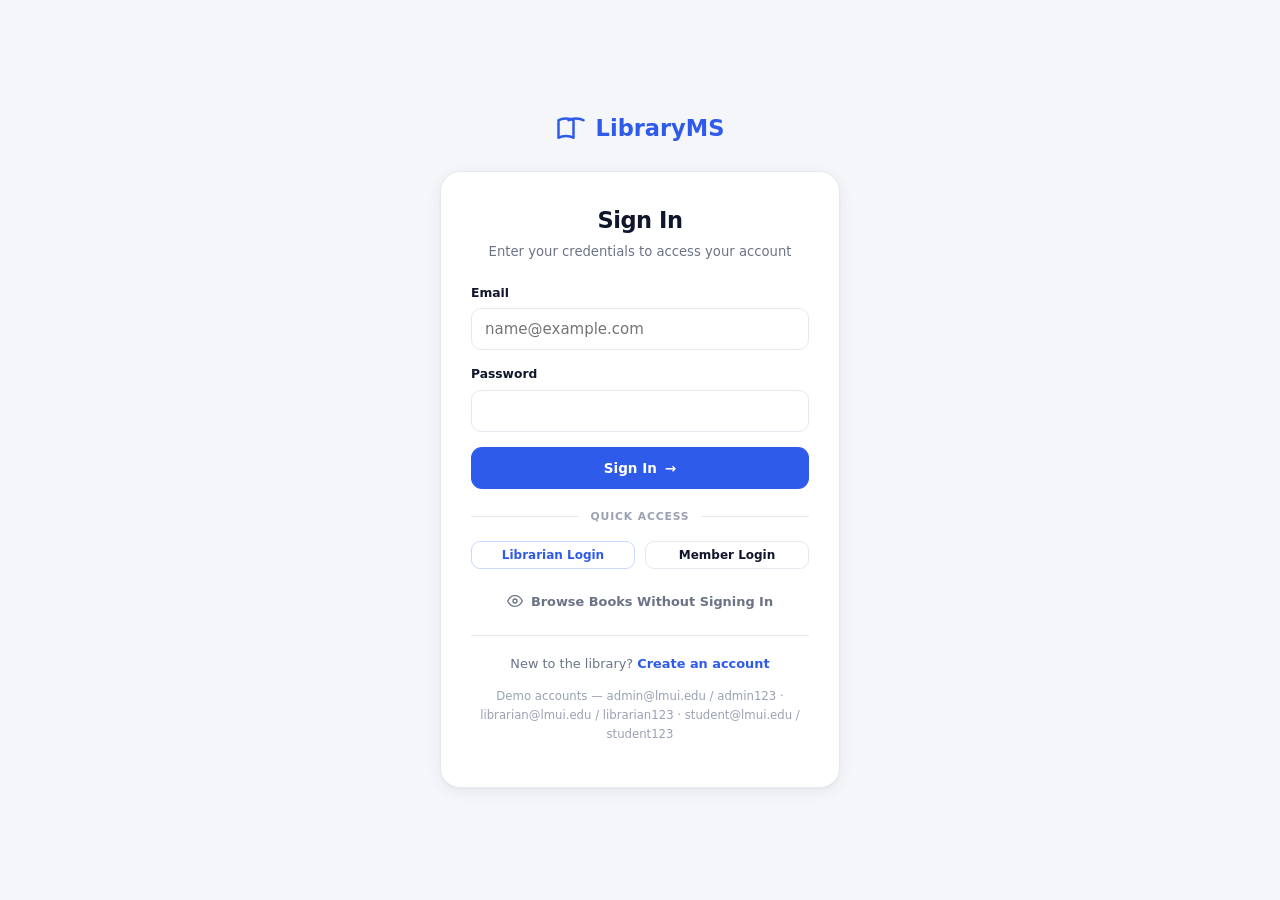
<file: index.html>
<!DOCTYPE html>
<html lang="en">
<head>
<meta charset="UTF-8">
<meta name="viewport" content="width=device-width, initial-scale=1.0">
<title>LibraryMS — Sign In</title>
<link rel="stylesheet" href="css/style.css">
</head>
<body>

<div class="login-wrap">
  <div class="login-brand">
    <svg viewBox="0 0 24 24" fill="none" stroke="currentColor" stroke-width="2" stroke-linecap="round" stroke-linejoin="round"><path d="M2 5c1.5-1 4-1.5 6-1.5s4.5.5 6 1.5v14c-1.5-1-4-1.5-6-1.5s-4.5.5-6 1.5V5z"/><path d="M22 5c-1.5-1-4-1.5-6-1.5S11.5 4 10 5"/></svg>
    <span>LibraryMS</span>
  </div>

  <div class="login-card">
    <h1 class="login-title">Sign In</h1>
    <p class="login-sub">Enter your credentials to access your account</p>

    <p class="error-banner" id="error-msg"></p>

    <form id="login-form">
      <div class="field">
        <label for="email">Email</label>
        <input type="email" id="email" placeholder="name@example.com" required>
      </div>
      <div class="field">
        <label for="password">Password</label>
        <input type="password" id="password" required>
      </div>
      <button type="submit" class="btn btn-primary btn-block" id="submit-btn">
        Sign In <span id="submit-icon">&#8594;</span>
      </button>
    </form>

    <div class="divider-label">Quick access</div>
    <div class="quick-access">
      <button type="button" class="btn btn-outline btn-sm" style="justify-content:center;" id="librarian-quick">Librarian Login</button>
      <button type="button" class="btn btn-ghost btn-sm" style="justify-content:center;" id="member-quick">Member Login</button>
    </div>

    <button type="button" class="browse-link" id="browse-link">Browse Books Without Signing In</button>

    <div class="login-foot">
      New to the library? <a id="create-account-link">Create an account</a>
    </div>

    <p class="demo-note">
      Demo accounts — admin@lmui.edu / admin123 &middot; librarian@lmui.edu / librarian123 &middot; student@lmui.edu / student123
    </p>
  </div>
</div>

<script src="js/api.js"></script>
<script src="js/app.js"></script>
<script>
  if (Auth.getToken()) window.location.href = 'dashboard.html';

  document.getElementById('browse-link').innerHTML = ICON.eye + ' Browse Books Without Signing In';

  async function doLogin(email, password) {
    const errorEl = document.getElementById('error-msg');
    const btn = document.getElementById('submit-btn');
    errorEl.classList.remove('show');
    btn.disabled = true;
    btn.textContent = 'Signing in…';
    try {
      const { token, user } = await API.login(email, password);
      Auth.setSession(token, user);
      window.location.href = 'dashboard.html';
    } catch (err) {
      errorEl.textContent = err.message;
      errorEl.classList.add('show');
      btn.innerHTML = 'Sign In <span>&#8594;</span>';
      btn.disabled = false;
    }
  }

  document.getElementById('login-form').addEventListener('submit', e => {
    e.preventDefault();
    doLogin(document.getElementById('email').value.trim(), document.getElementById('password').value);
  });

  document.getElementById('librarian-quick').addEventListener('click', () => doLogin('librarian@lmui.edu', 'librarian123'));
  document.getElementById('member-quick').addEventListener('click', () => doLogin('student@lmui.edu', 'student123'));

  document.getElementById('browse-link').addEventListener('click', () => {
    showToast('Guest browsing isn\'t available in this demo — please sign in.');
  });
  document.getElementById('create-account-link').addEventListener('click', () => {
    showToast('Self sign-up isn\'t enabled in this demo — try one of the accounts below.');
  });
</script>
</body>
</html>
</file>
<file: css/style.css>
/* ==========================================================================
   LibraryMS — Stylesheet
   Clean, modern blue-and-white app UI: top bar + hamburger drawer nav,
   soft gray-blue background, white rounded cards.
   ========================================================================== */

:root{
  --blue:        #2f5bea;
  --blue-dark:   #1e3fc4;
  --blue-light:  #eaf0ff;
  --blue-line:   #c9d8ff;
  --bg:          #f4f6f9;
  --card:        #ffffff;
  --border:      #e5e9f0;
  --text:        #10162b;
  --text-soft:   #6b7385;
  --text-faint:  #9aa1b3;
  --green:       #17845a;
  --green-bg:    #e7f7ef;
  --red:         #d33d3d;
  --red-bg:      #fdecec;
  --red-line:    #f6c6c6;
  --amber:       #b7791f;
  --amber-bg:    #fbf1dc;
  --radius:      16px;
  --radius-sm:   10px;
  --shadow:      0 1px 2px rgba(16,22,43,0.04), 0 4px 16px rgba(16,22,43,0.06);
}

*{ box-sizing: border-box; }

html, body{
  margin:0; padding:0;
  background: var(--bg);
  color: var(--text);
  font-family: -apple-system, BlinkMacSystemFont, "Segoe UI", Inter, system-ui, sans-serif;
  font-size: 15px;
  line-height: 1.5;
  -webkit-font-smoothing: antialiased;
}

h1,h2,h3,h4{ margin:0 0 4px; font-weight:800; letter-spacing:-0.02em; color: var(--text); }
h1{ font-size: 1.9rem; }
h3{ font-size: 1.05rem; font-weight:700; }

a{ color: inherit; text-decoration:none; }
button, input, select{ font-family: inherit; font-size: inherit; }

.mono{ font-family: 'SF Mono', 'IBM Plex Mono', monospace; }
.hint{ font-size: 0.82rem; color: var(--text-soft); }

svg.icon{ width:18px; height:18px; stroke: currentColor; fill:none; stroke-width:2; stroke-linecap:round; stroke-linejoin:round; display:block; }

/* ----------------------------------------------------------------- Topbar */

.topbar{
  position: sticky; top:0; z-index: 30;
  display:flex; align-items:center; gap:14px;
  background: var(--card);
  border-bottom: 1px solid var(--border);
  padding: 14px 20px;
}
.hamburger-btn{
  width:38px; height:38px;
  display:flex; align-items:center; justify-content:center;
  border:none; background:transparent; border-radius:9px;
  cursor:pointer; color: var(--text);
  flex-shrink:0;
}
.hamburger-btn:hover{ background: var(--bg); }
.topbar-brand{
  display:flex; align-items:center; gap:9px;
  font-weight:800; font-size:1.08rem; color:var(--text);
}
.topbar-mark{
  width:30px; height:30px; border-radius:8px;
  background: var(--blue);
  display:flex; align-items:center; justify-content:center;
  color:#fff; flex-shrink:0;
}
.topbar-mark svg{ width:16px; height:16px; stroke:currentColor; fill:none; stroke-width:2; stroke-linecap:round; stroke-linejoin:round; }
.topbar-title{ font-weight:700; color:var(--text); }
.topbar-spacer{ flex:1; }
.topbar-user{ font-size:0.82rem; color:var(--text-soft); text-align:right; display:none; }
@media (min-width:700px){ .topbar-user{ display:block; } }

/* --------------------------------------------------------------- Drawer */

.drawer-overlay{
  position: fixed; inset:0;
  background: rgba(15,20,40,0.42);
  z-index: 90;
  display:none;
}
.drawer-overlay.open{ display:block; }

.drawer{
  position: fixed; top:0; left:0; bottom:0;
  width: 280px;
  max-width: 84vw;
  background: var(--card);
  z-index: 91;
  transform: translateX(-100%);
  transition: transform 0.22s ease;
  display:flex; flex-direction:column;
  border-right: 1px solid var(--border);
}
.drawer.open{ transform: translateX(0); }

.drawer-head{
  display:flex; align-items:center; justify-content:space-between;
  padding: 18px 18px 14px;
  border-bottom: 1px solid var(--border);
}
.drawer-brand{ display:flex; align-items:center; gap:10px; }
.drawer-brand-text strong{ display:block; font-size:1.02rem; font-weight:800; }
.drawer-brand-text span{ font-size:0.78rem; color:var(--text-soft); }
.drawer-close{
  width:32px; height:32px; border-radius:9px;
  border:1px solid var(--border); background:none;
  display:flex; align-items:center; justify-content:center;
  color: var(--text-soft); cursor:pointer;
}
.drawer-close:hover{ background: var(--bg); }

.drawer-nav{ padding: 14px 12px; display:flex; flex-direction:column; gap:3px; flex:1; overflow-y:auto; }
.drawer-link{
  display:flex; align-items:center; gap:12px;
  padding: 11px 14px;
  border-radius: 11px;
  color: var(--text-soft);
  font-weight:600;
  font-size: 0.94rem;
}
.drawer-link:hover{ background: var(--bg); color:var(--text); }
.drawer-link.active{ background: var(--blue); color:#fff; }
.drawer-link svg{ flex-shrink:0; }

.drawer-foot{
  padding: 14px 18px 20px;
  border-top: 1px solid var(--border);
}
.drawer-user-name{ font-weight:700; font-size:0.92rem; }
.drawer-user-email{ font-size:0.8rem; color:var(--text-soft); margin-bottom:12px; }
.drawer-foot-link{
  display:flex; align-items:center; gap:10px;
  padding: 9px 6px;
  font-size:0.9rem; font-weight:600;
  color: var(--text-soft);
  border-radius: 9px;
  cursor: pointer;
}
.drawer-foot-link:hover{ background: var(--bg); }
.drawer-foot-link.danger{ color: var(--red); }

/* ------------------------------------------------------------------ Main */

.main{ max-width: 980px; margin: 0 auto; padding: 26px 20px 60px; }

.page-head{ margin-bottom: 22px; }
.page-head p{ color: var(--text-soft); margin: 6px 0 0; font-size: 0.94rem; }
.page-head-row{ display:flex; align-items:flex-start; justify-content:space-between; gap:14px; flex-wrap:wrap; margin-bottom:18px; }

/* --------------------------------------------------------------- Cards */

.card{
  background: var(--card);
  border: 1px solid var(--border);
  border-radius: var(--radius);
  box-shadow: var(--shadow);
}
.card-pad{ padding: 20px 22px; }

.stat-grid{ display:grid; grid-template-columns: repeat(3,1fr); gap:14px; margin-bottom:22px; }
@media (max-width:720px){ .stat-grid{ grid-template-columns: 1fr; } }

.stat-card{
  background: var(--card);
  border: 1px solid var(--border);
  border-radius: var(--radius);
  box-shadow: var(--shadow);
  padding: 18px 20px;
  position: relative;
}
.stat-card.danger{ background: var(--red-bg); border-color: var(--red-line); }
.stat-top{ display:flex; align-items:flex-start; justify-content:space-between; }
.stat-icon{
  width:36px; height:36px; border-radius:10px;
  background: var(--blue-light); color: var(--blue);
  display:flex; align-items:center; justify-content:center;
  flex-shrink:0;
}
.stat-card.danger .stat-icon{ background:#fddede; color:var(--red); }
.stat-label{ color:var(--text-soft); font-size:0.88rem; font-weight:600; margin-bottom:10px; }
.stat-num{ font-size:2.1rem; font-weight:800; line-height:1; margin: 2px 0 6px; }
.stat-card.danger .stat-num{ color: var(--red); }
.stat-sub{ font-size:0.82rem; color:var(--text-faint); }
.stat-arrow{ position:absolute; right:18px; bottom:16px; color:var(--text-faint); }

/* ------------------------------------------------------------- Buttons */

.btn{
  display:inline-flex; align-items:center; gap:8px;
  padding: 10px 18px;
  border-radius: 11px;
  border: 1px solid transparent;
  font-weight:700; font-size:0.9rem;
  cursor:pointer; white-space:nowrap;
  transition: background 0.15s ease, transform 0.1s ease;
}
.btn:active{ transform: translateY(1px); }
.btn-primary{ background: var(--blue); color:#fff; }
.btn-primary:hover{ background: var(--blue-dark); }
.btn-outline{ background:#fff; color:var(--blue); border-color: var(--blue-line); }
.btn-outline:hover{ background: var(--blue-light); }
.btn-ghost{ background:transparent; color:var(--text); border-color: var(--border); }
.btn-ghost:hover{ background: var(--bg); }
.btn-danger-ghost{ background:transparent; color:var(--red); border-color: var(--red-line); }
.btn-danger-ghost:hover{ background: var(--red-bg); }
.btn-sm{ padding:6px 12px; font-size:0.8rem; border-radius:9px; }
.btn-icon{
  width:40px; height:40px; padding:0;
  display:flex; align-items:center; justify-content:center;
  border-radius: 10px; border:1px solid var(--border); background:#fff; color:var(--text-soft);
  cursor:pointer;
}
.btn-icon.active{ background: var(--blue); color:#fff; border-color:var(--blue); }
.btn-icon:hover:not(.active){ background: var(--bg); }
.view-toggle{ display:flex; gap:6px; }

/* --------------------------------------------------------------- Forms */

.field{ margin-bottom:15px; }
.field label{ display:block; font-size:0.82rem; font-weight:700; margin-bottom:6px; color:var(--text); }
.field input, .field select, .field textarea{
  width:100%; padding: 11px 13px;
  border:1px solid var(--border); border-radius:10px;
  background:#fff; color:var(--text);
}
.field input:focus, .field select:focus, .field textarea:focus{
  outline: 2px solid var(--blue); outline-offset:1px; border-color:var(--blue);
}
.field-row{ display:grid; grid-template-columns:1fr 1fr; gap:14px; }
@media (max-width:600px){ .field-row{ grid-template-columns:1fr; } }

.search-input-wrap{ position:relative; margin-bottom:12px; }
.search-input-wrap svg{ position:absolute; left:13px; top:50%; transform:translateY(-50%); color:var(--text-faint); }
.search-input-wrap input{
  width:100%; padding: 12px 14px 12px 40px;
  border:1px solid var(--border); border-radius:12px; background:#fff;
}
.search-input-wrap input:focus{ outline:2px solid var(--blue); border-color:var(--blue); }

.filter-row{ display:flex; gap:10px; margin-bottom:16px; flex-wrap:wrap; }
.filter-select{
  padding: 10px 14px; border:1px solid var(--border); border-radius:11px;
  background:#fff; color:var(--text); font-weight:600; font-size:0.86rem;
  display:flex; align-items:center; gap:8px;
}
.toggle-chip{
  padding: 10px 16px; border-radius:11px; border:1px solid var(--border);
  background:#fff; color:var(--text-soft); font-weight:700; font-size:0.86rem; cursor:pointer;
}
.toggle-chip.active{ background: var(--blue); color:#fff; border-color:var(--blue); }

/* ------------------------------------------------------------- Tables */

.card-scroll{ overflow-x:auto; }
table{ width:100%; border-collapse:collapse; min-width: 560px; }
thead th{
  text-align:left; font-size:0.74rem; text-transform:uppercase; letter-spacing:0.05em;
  color: var(--text-faint); font-weight:700;
  padding: 12px 14px; border-bottom:1px solid var(--border);
  white-space: nowrap;
}
tbody td{ padding: 14px; border-bottom:1px solid var(--border); font-size:0.89rem; vertical-align:middle; }
tbody tr:last-child td{ border-bottom:none; }
tbody tr:hover{ background: #fafbfd; }
.row-num{ color: var(--text-faint); font-weight:600; }
.cell-title{ font-weight:700; color:var(--text); }
.cell-sub{ color:var(--text-soft); font-size:0.82rem; margin-top:2px; }

.avatar{
  width:34px; height:34px; border-radius:50%;
  background: var(--blue-light); color: var(--blue);
  display:flex; align-items:center; justify-content:center;
  font-weight:800; font-size:0.85rem; flex-shrink:0;
}
.member-cell{ display:flex; align-items:center; gap:11px; }

/* --------------------------------------------------------------- Pills */

.pill{ display:inline-block; padding:4px 11px; border-radius:20px; font-size:0.76rem; font-weight:700; }
.pill-blue{ background: var(--blue-light); color: var(--blue); }
.pill-gray{ background: #eef0f4; color: var(--text-soft); }
.pill-green{ background: var(--green-bg); color: var(--green); }
.pill-red{ background: var(--red-bg); color: var(--red); }
.pill-amber{ background: var(--amber-bg); color: var(--amber); }

/* ---------------------------------------------------------- Grid cards */

.book-grid{ display:grid; grid-template-columns: repeat(auto-fill, minmax(220px,1fr)); gap:14px; }
.book-tile{
  background:#fff; border:1px solid var(--border); border-radius: var(--radius-sm);
  padding: 16px; box-shadow: var(--shadow);
}
.book-tile .cell-title{ margin-bottom:2px; }
.book-tile .tile-foot{ display:flex; align-items:center; justify-content:space-between; margin-top:12px; }
.book-tile .tile-actions{ display:flex; gap:6px; margin-top:12px; }

/* ------------------------------------------------------------------ Alerts */

.alert{
  border-radius: var(--radius);
  padding: 16px 18px;
  display:flex; align-items:center; gap:12px;
  border: 1px solid var(--red-line);
  background: var(--red-bg);
  color: var(--red);
}
.alert svg{ flex-shrink:0; }
.alert-title{ font-weight:700; font-size:0.92rem; }
.alert-num{ font-size:1.6rem; font-weight:800; margin-top:2px; }

/* ------------------------------------------------------------------ Chart */

.bars-wrap{ display:flex; align-items:flex-end; gap:18px; height:190px; padding: 10px 6px 0; }
.bar-col{ flex:1; display:flex; flex-direction:column; align-items:center; justify-content:flex-end; height:100%; }
.bar-shape{ width:100%; max-width:46px; background: var(--blue); border-radius:6px 6px 2px 2px; transition: height 0.3s ease; }
.bar-label{
  margin-top:8px; font-size:0.72rem; color:var(--text-soft);
  writing-mode: vertical-rl; transform: rotate(180deg);
  max-height: 90px; white-space:nowrap; text-overflow:ellipsis; overflow:hidden;
}
.bar-axis{ border-top:1px solid var(--border); position:relative; }

/* -------------------------------------------------------------- Empty */

.empty-state{ text-align:center; padding: 46px 20px; color: var(--text-soft); }
.empty-state .icon-circle{
  width:52px; height:52px; border-radius:50%; background: var(--blue-light); color:var(--blue);
  display:flex; align-items:center; justify-content:center; margin:0 auto 14px;
}

/* -------------------------------------------------------------- Modal */

.overlay{ position:fixed; inset:0; background:rgba(15,20,40,0.45); display:none; align-items:center; justify-content:center; z-index:100; padding:20px; }
.overlay.show{ display:flex; }
.modal{
  background:#fff; border-radius: 18px; max-width:440px; width:100%;
  padding: 24px 26px; box-shadow: 0 20px 60px rgba(0,0,0,0.3);
  max-height: 88vh; overflow-y:auto;
}
.modal-head{ display:flex; justify-content:space-between; align-items:flex-start; margin-bottom:14px; }
.modal-close{ background:none; border:none; cursor:pointer; font-size:1.3rem; color:var(--text-soft); line-height:1; }

.toast{
  position: fixed; bottom:24px; right:24px; left:24px; max-width:340px; margin-left:auto;
  background: var(--text); color:#fff; padding:13px 18px; border-radius:12px;
  font-size:0.86rem; box-shadow: var(--shadow); transform: translateY(20px); opacity:0;
  pointer-events:none; transition: all 0.25s ease; z-index:200;
}
.toast.show{ transform: translateY(0); opacity:1; }

/* --------------------------------------------------------------- Login */

.login-wrap{ min-height:100vh; display:flex; flex-direction:column; align-items:center; justify-content:center; padding: 32px 20px; background: var(--bg); }
.login-brand{ display:flex; align-items:center; gap:10px; margin-bottom:26px; }
.login-brand svg{ color: var(--blue); width:30px; height:30px; }
.login-brand span{ font-size:1.5rem; font-weight:800; color: var(--blue); }

.login-card{
  background:#fff; border:1px solid var(--border); border-radius:20px;
  box-shadow: var(--shadow); width:100%; max-width:400px; padding: 32px 30px;
}
.login-title{ font-size:1.5rem; text-align:center; }
.login-sub{ color:var(--text-soft); font-size:0.88rem; text-align:center; margin: 4px 0 22px; }

.btn-block{ width:100%; justify-content:center; padding:12px; }

.divider-label{
  display:flex; align-items:center; gap:12px; margin: 20px 0 16px;
  color: var(--text-faint); font-size:0.72rem; font-weight:700; letter-spacing:0.08em; text-transform:uppercase;
}
.divider-label::before, .divider-label::after{ content:""; flex:1; height:1px; background:var(--border); }

.quick-access{ display:grid; grid-template-columns:1fr 1fr; gap:10px; margin-bottom:16px; }

.browse-link{
  display:flex; align-items:center; justify-content:center; gap:8px;
  color: var(--text-soft); font-size:0.86rem; font-weight:600;
  padding: 8px; border-radius:10px; width:100%; background:none; border:none; cursor:pointer;
}
.browse-link:hover{ background: var(--bg); }

.login-foot{ text-align:center; margin-top:18px; padding-top:18px; border-top:1px solid var(--border); font-size:0.86rem; color:var(--text-soft); }
.login-foot a{ color: var(--blue); font-weight:700; cursor:pointer; }

.error-banner{
  background: var(--red-bg); border:1px solid var(--red-line); color:var(--red);
  padding:10px 13px; border-radius:10px; font-size:0.84rem; margin-bottom:14px; display:none;
}
.error-banner.show{ display:block; }

.demo-note{ font-size:0.78rem; color: var(--text-faint); text-align:center; margin-top:14px; line-height:1.6; }
</file>
